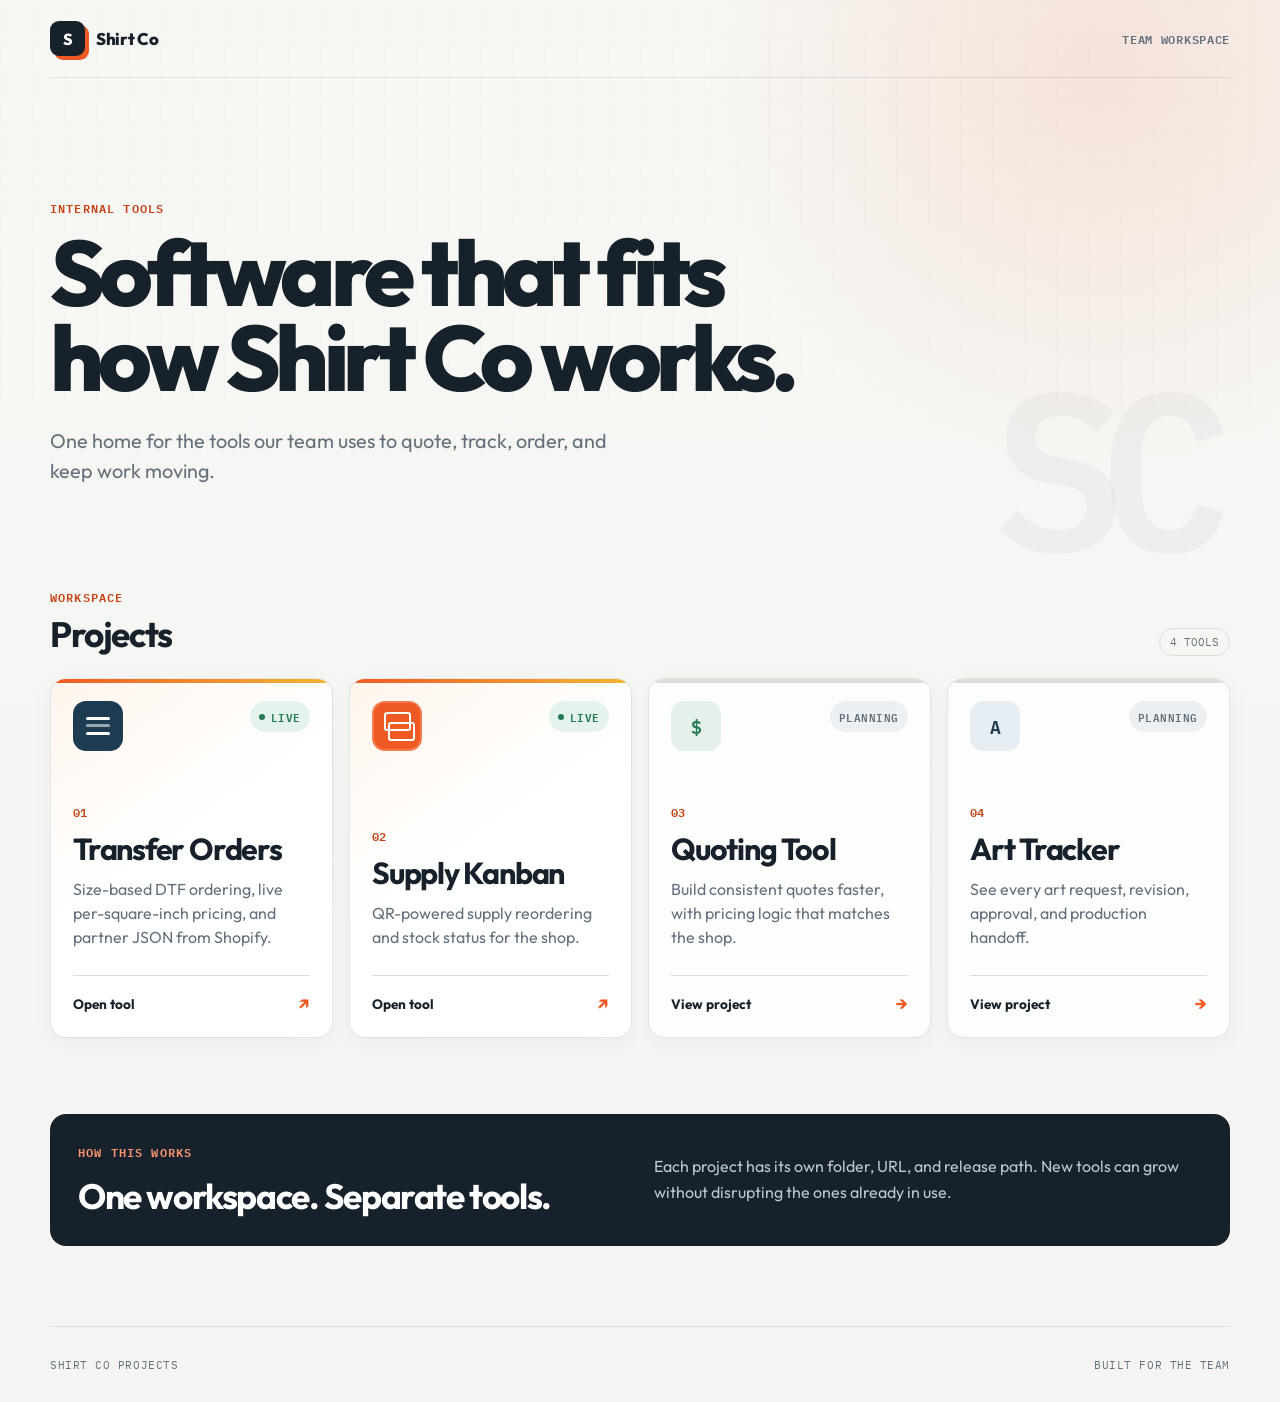
<file: index.html>
<!doctype html>
<html lang="en">
  <head>
    <meta charset="utf-8">
    <meta name="viewport" content="width=device-width, initial-scale=1">
    <meta name="description" content="Shirt Co's home for internal tools and operations software.">
    <title>Shirt Co Projects</title>
    <link rel="preconnect" href="https://fonts.googleapis.com">
    <link rel="preconnect" href="https://fonts.gstatic.com" crossorigin>
    <link href="https://fonts.googleapis.com/css2?family=IBM+Plex+Mono:wght@500;600&family=Outfit:wght@400;500;600;700;800&display=swap" rel="stylesheet">
    <link rel="stylesheet" href="hub.css">
  </head>
  <body>
    <header class="site-header">
      <a class="brand" href="./" aria-label="Shirt Co projects home">
        <span class="brand-mark">S</span>
        <span>Shirt Co</span>
      </a>
      <span class="workspace-label">Team workspace</span>
    </header>

    <main>
      <section class="hero">
        <p class="eyebrow">Internal tools</p>
        <h1>Software that fits<br>how Shirt Co works.</h1>
        <p class="hero-copy">One home for the tools our team uses to quote, track, order, and keep work moving.</p>
      </section>

      <section class="projects" aria-labelledby="projects-title">
        <div class="section-heading">
          <div>
            <p class="eyebrow">Workspace</p>
            <h2 id="projects-title">Projects</h2>
          </div>
          <span class="project-count">4 tools</span>
        </div>

        <div class="project-grid">
          <a class="project-card live" href="transfers/">
            <div class="card-top">
              <span class="project-icon transfer-icon" aria-hidden="true"></span>
              <span class="status live-status"><i></i> Live</span>
            </div>
            <div class="card-body">
              <p class="project-number">01</p>
              <h3>Transfer Orders</h3>
              <p>Size-based DTF ordering, live per-square-inch pricing, and partner JSON from Shopify.</p>
            </div>
            <span class="open-project">Open tool <b aria-hidden="true">↗</b></span>
          </a>

          <a class="project-card live" href="supplies/">
            <div class="card-top">
              <span class="project-icon supply-icon" aria-hidden="true"></span>
              <span class="status live-status"><i></i> Live</span>
            </div>
            <div class="card-body">
              <p class="project-number">02</p>
              <h3>Supply Kanban</h3>
              <p>QR-powered supply reordering and stock status for the shop.</p>
            </div>
            <span class="open-project">Open tool <b aria-hidden="true">↗</b></span>
          </a>

          <a class="project-card planned" href="quotes/">
            <div class="card-top">
              <span class="project-icon quote-icon" aria-hidden="true">$</span>
              <span class="status planned-status">Planning</span>
            </div>
            <div class="card-body">
              <p class="project-number">03</p>
              <h3>Quoting Tool</h3>
              <p>Build consistent quotes faster, with pricing logic that matches the shop.</p>
            </div>
            <span class="open-project">View project <b aria-hidden="true">→</b></span>
          </a>

          <a class="project-card planned" href="art/">
            <div class="card-top">
              <span class="project-icon art-icon" aria-hidden="true">A</span>
              <span class="status planned-status">Planning</span>
            </div>
            <div class="card-body">
              <p class="project-number">04</p>
              <h3>Art Tracker</h3>
              <p>See every art request, revision, approval, and production handoff.</p>
            </div>
            <span class="open-project">View project <b aria-hidden="true">→</b></span>
          </a>
        </div>
      </section>

      <section class="workspace-note">
        <div>
          <p class="eyebrow">How this works</p>
          <h2>One workspace. Separate tools.</h2>
        </div>
        <p>Each project has its own folder, URL, and release path. New tools can grow without disrupting the ones already in use.</p>
      </section>
    </main>

    <footer>
      <span>Shirt Co Projects</span>
      <span>Built for the team</span>
    </footer>
    <script>
      function forwardLegacyReorderLink() {
        if (location.hash.startsWith("#/reorder/")) {
          const destination = new URL("supplies/", location.href);
          destination.hash = location.hash;
          location.replace(destination);
        }
      }

      forwardLegacyReorderLink();
      window.addEventListener("hashchange", forwardLegacyReorderLink);
    </script>
  </body>
</html>
</file>
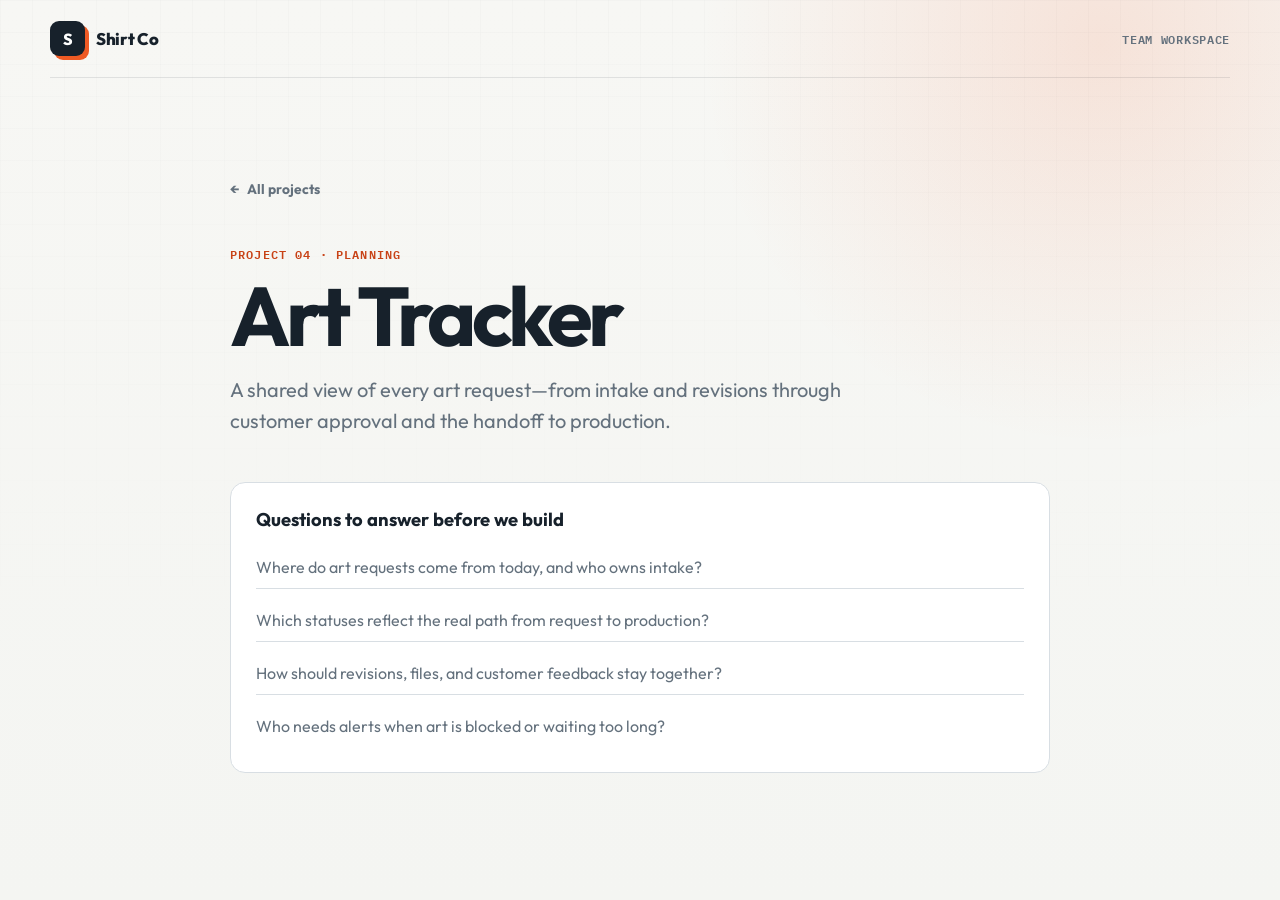
<file: art/index.html>
<!doctype html>
<html lang="en">
  <head>
    <meta charset="utf-8">
    <meta name="viewport" content="width=device-width, initial-scale=1">
    <meta name="description" content="Planning workspace for Shirt Co's art tracking dashboard.">
    <title>Art Tracker — Shirt Co Projects</title>
    <link rel="preconnect" href="https://fonts.googleapis.com">
    <link rel="preconnect" href="https://fonts.gstatic.com" crossorigin>
    <link href="https://fonts.googleapis.com/css2?family=IBM+Plex+Mono:wght@500;600&family=Outfit:wght@400;500;600;700;800&display=swap" rel="stylesheet">
    <link rel="stylesheet" href="../hub.css">
  </head>
  <body>
    <header class="site-header">
      <a class="brand" href="../" aria-label="Shirt Co projects home">
        <span class="brand-mark">S</span>
        <span>Shirt Co</span>
      </a>
      <span class="workspace-label">Team workspace</span>
    </header>

    <main class="project-page">
      <a class="back-link" href="../"><span aria-hidden="true">←</span> All projects</a>
      <p class="eyebrow">Project 04 · Planning</p>
      <h1>Art Tracker</h1>
      <p class="lede">A shared view of every art request—from intake and revisions through customer approval and the handoff to production.</p>

      <section class="planning-panel">
        <h2>Questions to answer before we build</h2>
        <ul>
          <li>Where do art requests come from today, and who owns intake?</li>
          <li>Which statuses reflect the real path from request to production?</li>
          <li>How should revisions, files, and customer feedback stay together?</li>
          <li>Who needs alerts when art is blocked or waiting too long?</li>
        </ul>
      </section>
    </main>
  </body>
</html>
</file>
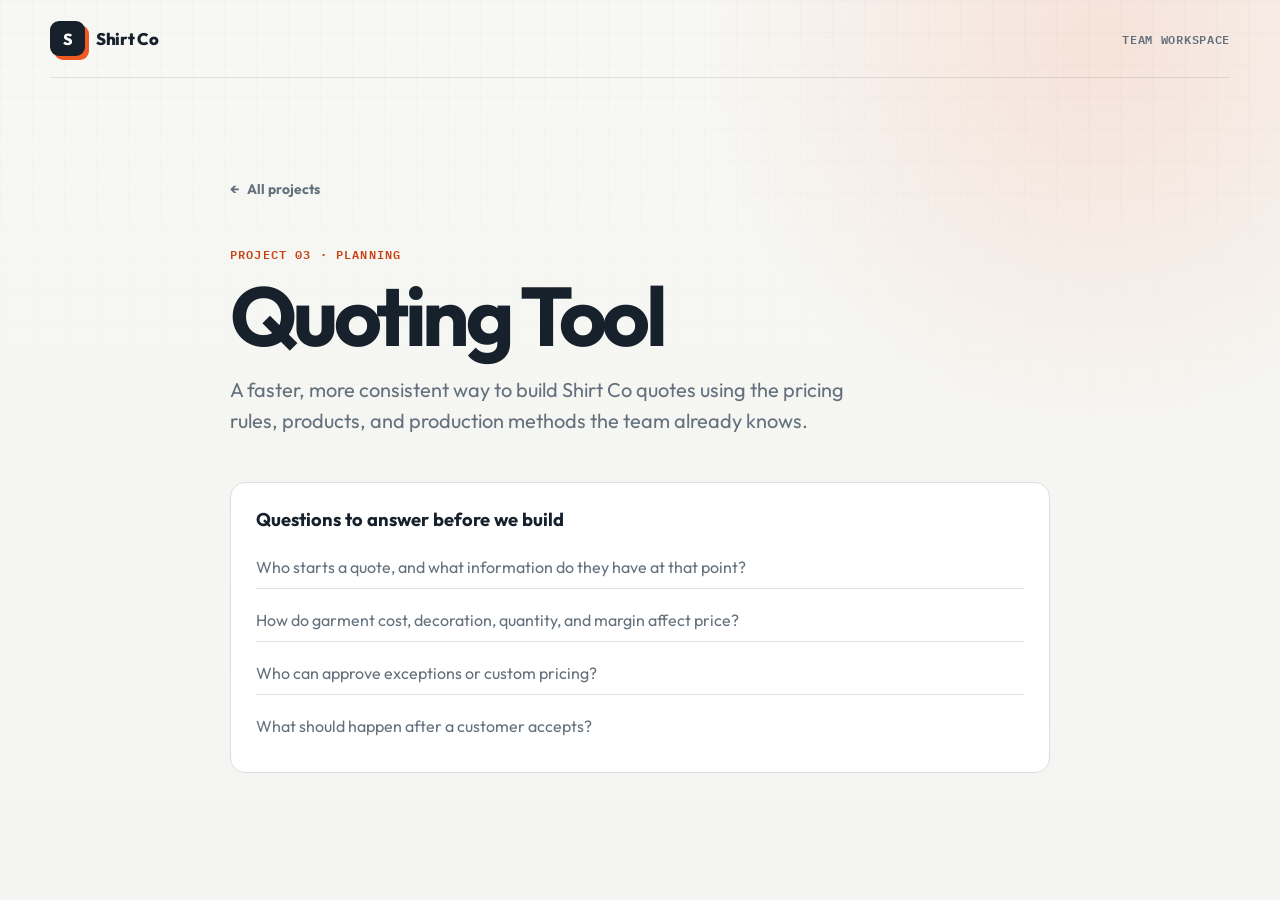
<file: quotes/index.html>
<!doctype html>
<html lang="en">
  <head>
    <meta charset="utf-8">
    <meta name="viewport" content="width=device-width, initial-scale=1">
    <meta name="description" content="Planning workspace for Shirt Co's quoting tool.">
    <title>Quoting Tool — Shirt Co Projects</title>
    <link rel="preconnect" href="https://fonts.googleapis.com">
    <link rel="preconnect" href="https://fonts.gstatic.com" crossorigin>
    <link href="https://fonts.googleapis.com/css2?family=IBM+Plex+Mono:wght@500;600&family=Outfit:wght@400;500;600;700;800&display=swap" rel="stylesheet">
    <link rel="stylesheet" href="../hub.css">
  </head>
  <body>
    <header class="site-header">
      <a class="brand" href="../" aria-label="Shirt Co projects home">
        <span class="brand-mark">S</span>
        <span>Shirt Co</span>
      </a>
      <span class="workspace-label">Team workspace</span>
    </header>

    <main class="project-page">
      <a class="back-link" href="../"><span aria-hidden="true">←</span> All projects</a>
      <p class="eyebrow">Project 03 · Planning</p>
      <h1>Quoting Tool</h1>
      <p class="lede">A faster, more consistent way to build Shirt Co quotes using the pricing rules, products, and production methods the team already knows.</p>

      <section class="planning-panel">
        <h2>Questions to answer before we build</h2>
        <ul>
          <li>Who starts a quote, and what information do they have at that point?</li>
          <li>How do garment cost, decoration, quantity, and margin affect price?</li>
          <li>Who can approve exceptions or custom pricing?</li>
          <li>What should happen after a customer accepts?</li>
        </ul>
      </section>
    </main>
  </body>
</html>
</file>
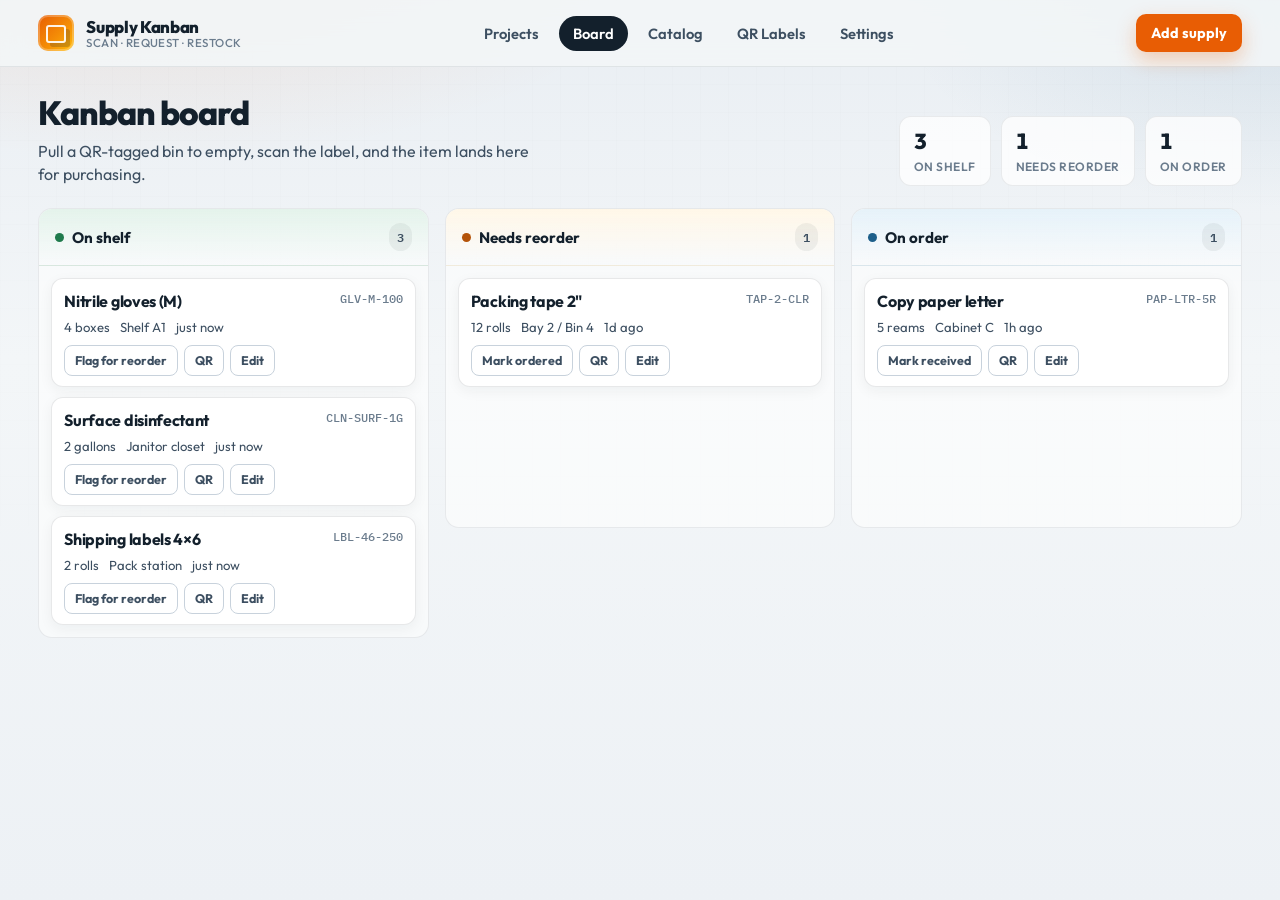
<file: supplies/index.html>
<!doctype html>
<html lang="en">
  <head>
    <meta charset="utf-8">
    <meta name="viewport" content="width=device-width, initial-scale=1">
    <title>Supply Kanban — Scan to reorder</title>
    <meta name="description" content="QR-code kanban for workplace supplies. Scan a bin label on your phone to request a reorder.">
    <link rel="preconnect" href="https://fonts.googleapis.com">
    <link rel="preconnect" href="https://fonts.gstatic.com" crossorigin>
    <link href="https://fonts.googleapis.com/css2?family=IBM+Plex+Mono:wght@400;500;600&family=Outfit:wght@400;500;600;700;800&display=swap" rel="stylesheet">
    <link rel="stylesheet" href="styles.css">
  </head>
  <body>
    <div class="app-shell" id="app">
      <header class="topbar" id="topbar">
        <a class="brand" href="#/board" aria-label="Supply Kanban home">
          <span class="brand-mark" aria-hidden="true"></span>
          <span class="brand-text">
            <strong>Supply Kanban</strong>
            <small>Scan · Request · Restock</small>
          </span>
        </a>
        <nav class="main-nav" aria-label="Primary">
          <a href="../" class="projects-link">Projects</a>
          <a href="#/board" data-route="board">Board</a>
          <a href="#/catalog" data-route="catalog">Catalog</a>
          <a href="#/labels" data-route="labels">QR Labels</a>
          <a href="#/settings" data-route="settings">Settings</a>
        </nav>
        <button type="button" class="button primary compact" id="addSupplyBtn">Add supply</button>
      </header>

      <main id="main"></main>
    </div>

    <dialog class="modal" id="supplyModal" aria-labelledby="modalTitle">
      <form method="dialog" id="supplyForm" class="modal-card">
        <header>
          <h2 id="modalTitle">Add supply</h2>
          <button type="submit" value="cancel" class="icon-btn" aria-label="Close">×</button>
        </header>
        <div class="modal-body">
          <input type="hidden" name="id" id="fieldId">
          <label>
            <span>Name</span>
            <input name="name" id="fieldName" required placeholder="e.g. Nitrile gloves M" autocomplete="off">
          </label>
          <div class="field-row">
            <label>
              <span>SKU / code</span>
              <input name="sku" id="fieldSku" required placeholder="GLV-M-100" autocomplete="off">
            </label>
            <label>
              <span>Location</span>
              <input name="location" id="fieldLocation" placeholder="Shelf B2 / Bay 3" autocomplete="off">
            </label>
          </div>
          <div class="field-row">
            <label>
              <span>Reorder qty</span>
              <input name="reorderQty" id="fieldReorderQty" type="number" min="1" value="1" required>
            </label>
            <label>
              <span>Unit</span>
              <input name="unit" id="fieldUnit" placeholder="box, case, roll" value="box">
            </label>
          </div>
          <label>
            <span>Vendor / source</span>
            <input name="vendor" id="fieldVendor" placeholder="Amazon Business, Grainger…" autocomplete="off">
          </label>
          <label>
            <span>Notes</span>
            <textarea name="notes" id="fieldNotes" rows="2" placeholder="Preferred brand, link, account #…"></textarea>
          </label>
        </div>
        <footer class="modal-actions">
          <button type="submit" value="cancel" class="button ghost">Cancel</button>
          <button type="submit" value="save" class="button primary" id="saveSupplyBtn">Save supply</button>
        </footer>
      </form>
    </dialog>

    <div class="toast" id="toast" role="status" aria-live="polite" hidden></div>

    <script src="vendor/qrcode.min.js"></script>
    <script src="script.js"></script>
  </body>
</html>
</file>
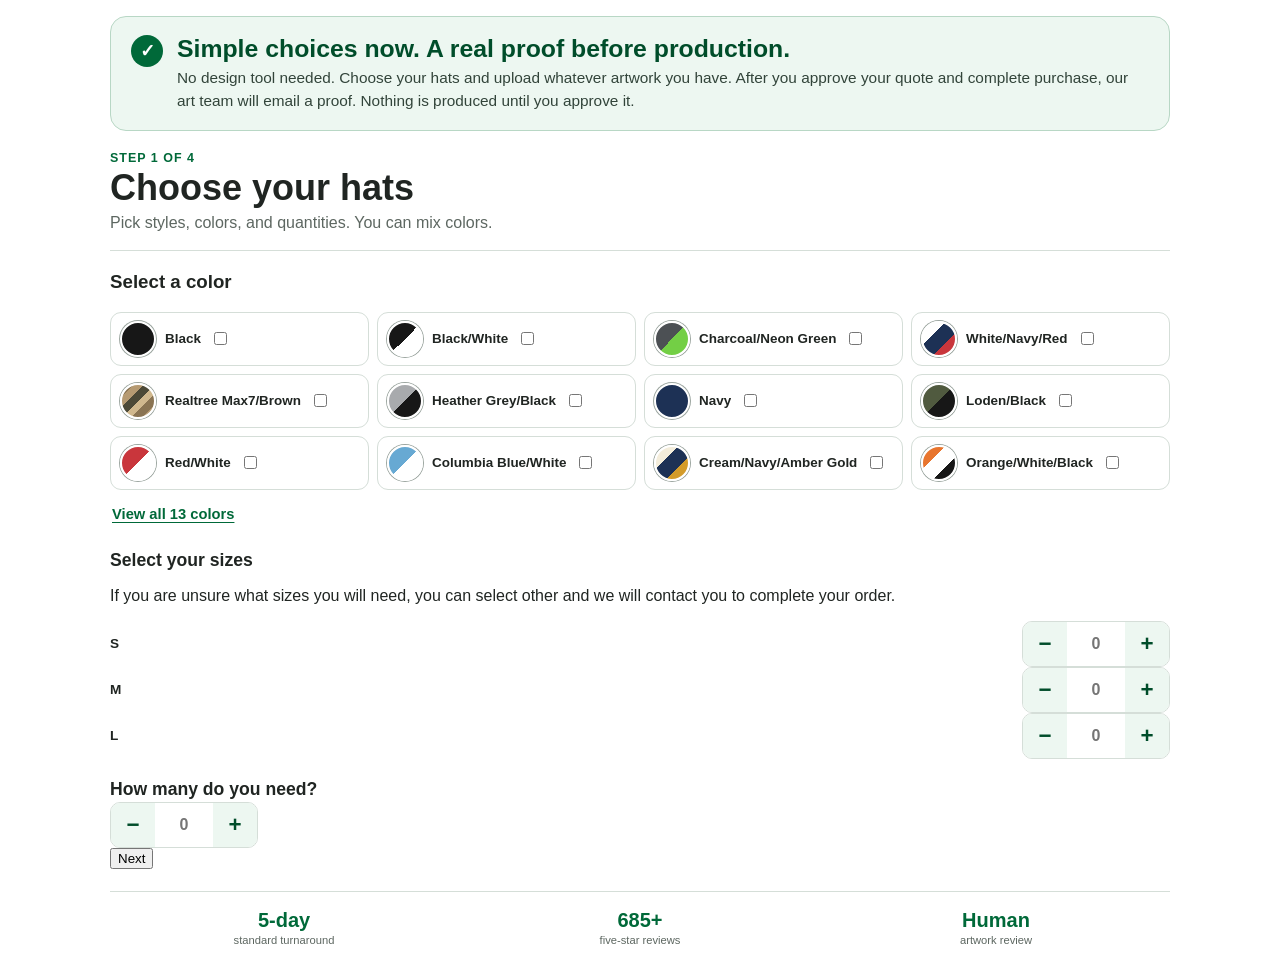
<file: wordpress/hatco-quote-ux/tests/fixture.html>
<!doctype html>
<html lang="en">
  <head>
    <meta charset="utf-8">
    <meta name="viewport" content="width=device-width, initial-scale=1">
    <title>Hat.co Quote UX Fixture</title>
    <link rel="stylesheet" href="../assets/quote-ux.css">
    <style>
      body { font-family: Arial, sans-serif; margin: 0; padding: 16px; }
      .gform_page { display: block; }
      .wdac-form-products__quality-colors-wrapper { margin-top: 20px; }
      .wdac-form-products__quality-sizes-wrapper { margin-top: 20px; }
      .wdac-form-tooltiptext { visibility: hidden; position: absolute; }
    </style>
  </head>
  <body class="hatco-quote-ux">
    <main id="gform_wrapper_2" class="wdac-robust-form_wrapper">
      <form id="gform_2">
        <section id="gform_page_2_1" class="gform_page">
          <div class="wdac-form-products__quality-colors-wrapper">
            <h3>Select a color</h3>
            <div class="wdac-form-products__quality-colors">
              <div class="wdac-form-products__color js-wdac-checkbox-wrapper js-wdac-form-color">
                <span class="wdac-form-tooltiptext">Black</span>
                <input class="js-wdac-checkbox" type="checkbox" name="black">
              </div>
              <div class="wdac-form-products__color js-wdac-checkbox-wrapper js-wdac-form-color">
                <span class="wdac-form-tooltiptext">Black/White</span>
                <input class="js-wdac-checkbox" type="checkbox" name="black-white">
              </div>
              <div class="wdac-form-products__color js-wdac-checkbox-wrapper js-wdac-form-color">
                <span class="wdac-form-tooltiptext">Charcoal/Neon Green</span>
                <input class="js-wdac-checkbox" type="checkbox" name="charcoal-neon-green">
              </div>
              <div class="wdac-form-products__color js-wdac-checkbox-wrapper js-wdac-form-color">
                <span class="wdac-form-tooltiptext">White/Navy/Red</span>
                <input class="js-wdac-checkbox" type="checkbox" name="white-navy-red">
              </div>
              <div class="wdac-form-products__color js-wdac-checkbox-wrapper js-wdac-form-color">
                <span class="wdac-form-tooltiptext">Realtree Max7/Brown</span>
                <input class="js-wdac-checkbox" type="checkbox" name="realtree-max7-brown">
              </div>
              <div class="wdac-form-products__color js-wdac-checkbox-wrapper js-wdac-form-color">
                <span class="wdac-form-tooltiptext">Heather Grey/Black</span>
                <input class="js-wdac-checkbox" type="checkbox" name="heather-grey-black">
              </div>
              <div class="wdac-form-products__color js-wdac-checkbox-wrapper js-wdac-form-color">
                <span class="wdac-form-tooltiptext">Navy</span>
                <input class="js-wdac-checkbox" type="checkbox" name="navy">
              </div>
              <div class="wdac-form-products__color js-wdac-checkbox-wrapper js-wdac-form-color">
                <span class="wdac-form-tooltiptext">Loden/Black</span>
                <input class="js-wdac-checkbox" type="checkbox" name="loden-black">
              </div>
              <div class="wdac-form-products__color js-wdac-checkbox-wrapper js-wdac-form-color">
                <span class="wdac-form-tooltiptext">Red/White</span>
                <input class="js-wdac-checkbox" type="checkbox" name="red-white">
              </div>
              <div class="wdac-form-products__color js-wdac-checkbox-wrapper js-wdac-form-color">
                <span class="wdac-form-tooltiptext">Columbia Blue/White</span>
                <input class="js-wdac-checkbox" type="checkbox" name="columbia-blue-white">
              </div>
              <div class="wdac-form-products__color js-wdac-checkbox-wrapper js-wdac-form-color">
                <span class="wdac-form-tooltiptext">Cream/Navy/Amber Gold</span>
                <input class="js-wdac-checkbox" type="checkbox" name="cream-navy-gold">
              </div>
              <div class="wdac-form-products__color js-wdac-checkbox-wrapper js-wdac-form-color">
                <span class="wdac-form-tooltiptext">Orange/White/Black</span>
                <input class="js-wdac-checkbox" type="checkbox" name="orange-white-black">
              </div>
              <div class="wdac-form-products__color js-wdac-checkbox-wrapper js-wdac-form-color">
                <span class="wdac-form-tooltiptext">Royal/White</span>
                <input class="js-wdac-checkbox" type="checkbox" name="royal-white">
              </div>
            </div>
          </div>
          <div class="wdac-form-products__sizes">
            <div class="wdac-form-products__quality-sizes-wrapper active" data-quality-id="beanies|good">
              <h4 class="wdac-form-products__subtitle">Select your sizes</h4>
              <p class="wdac-text-semismall">If you are unsure what sizes you will need, you can select other and we will contact you to complete your order.</p>
              <div class="wdac-form-products__quality-sizes">
                <div class="wdac-form-products__size js-wdac-form-products-item-add-wrapper js-wdac-form-size">
                  <label for="beanies-good-s" class="wdac-form-products__size-label">S</label>
                  <input id="beanies-good-s" name="beanies|good|S" type="number" min="0" class="wdac-form-products__size-input js-wdac-form-products-item-add" placeholder="0">
                </div>
                <div class="wdac-form-products__size js-wdac-form-products-item-add-wrapper js-wdac-form-size">
                  <label for="beanies-good-m" class="wdac-form-products__size-label">M</label>
                  <input id="beanies-good-m" name="beanies|good|M" type="number" min="0" class="wdac-form-products__size-input js-wdac-form-products-item-add" placeholder="0">
                </div>
                <div class="wdac-form-products__size js-wdac-form-products-item-add-wrapper js-wdac-form-size">
                  <label for="beanies-good-l" class="wdac-form-products__size-label">L</label>
                  <input id="beanies-good-l" name="beanies|good|L" type="number" min="0" class="wdac-form-products__size-input js-wdac-form-products-item-add" placeholder="0">
                </div>
              </div>
            </div>
          </div>
          <div class="wdac-form-products__sizes">
            <div class="wdac-form-products__quality-sizes-wrapper active" data-quality-id="trucker-hats|good">
              <h4 class="wdac-form-products__subtitle">Select your sizes</h4>
              <p class="wdac-text-semismall">If you are unsure what sizes you will need, you can select other and we will contact you to complete your order.</p>
              <div class="wdac-form-products__quality-sizes">
                <div class="wdac-form-products__size js-wdac-form-products-item-add-wrapper js-wdac-form-size">
                  <label for="trucker-good-adj" class="wdac-form-products__size-label">ADJUSTABLE (snapback)</label>
                  <input id="trucker-good-adj" name="trucker-hats|good|ADJUSTABLE (snapback)" type="number" min="0" class="wdac-form-products__size-input js-wdac-form-products-item-add" placeholder="0">
                </div>
              </div>
            </div>
          </div>
          <footer class="gform_page_footer">
            <input type="button" value="Next">
          </footer>
        </section>
      </form>
    </main>
    <script src="../assets/color-utils.js"></script>
    <script src="../assets/size-catalog.js"></script>
    <script src="../assets/quote-ux.js"></script>
  </body>
</html>
</file>
<file: hub.css>
:root {
  color-scheme: light;
  --ink: #17212b;
  --muted: #64717d;
  --line: #d8dee3;
  --paper: #f4f5f2;
  --surface: #ffffff;
  --orange: #ef5a24;
  --orange-dark: #c84216;
  --green: #247a52;
  --navy: #1d3c52;
  --yellow: #f1b532;
  --shadow: 0 20px 54px rgba(23, 33, 43, 0.12);
  --font: "Outfit", ui-sans-serif, system-ui, sans-serif;
  --mono: "IBM Plex Mono", ui-monospace, monospace;
}

* {
  box-sizing: border-box;
}

html {
  scroll-behavior: smooth;
}

body {
  margin: 0;
  min-height: 100vh;
  color: var(--ink);
  background:
    radial-gradient(circle at 86% 5%, rgba(239, 90, 36, 0.13), transparent 25rem),
    linear-gradient(180deg, #f7f7f4 0%, var(--paper) 100%);
  font-family: var(--font);
}

body::before {
  content: "";
  position: fixed;
  inset: 0;
  z-index: -1;
  pointer-events: none;
  opacity: 0.5;
  background-image:
    linear-gradient(rgba(23, 33, 43, 0.03) 1px, transparent 1px),
    linear-gradient(90deg, rgba(23, 33, 43, 0.03) 1px, transparent 1px);
  background-size: 32px 32px;
  mask-image: linear-gradient(to bottom, #000, transparent 80%);
}

a {
  color: inherit;
  text-decoration: none;
}

.site-header {
  width: min(1180px, calc(100% - 40px));
  margin: 0 auto;
  min-height: 78px;
  display: flex;
  align-items: center;
  justify-content: space-between;
  border-bottom: 1px solid rgba(23, 33, 43, 0.1);
}

.brand {
  display: inline-flex;
  align-items: center;
  gap: 11px;
  font-size: 1.05rem;
  font-weight: 800;
  letter-spacing: -0.02em;
}

.brand-mark {
  width: 35px;
  height: 35px;
  display: grid;
  place-items: center;
  border-radius: 9px;
  background: var(--ink);
  color: #fff;
  font-size: 1rem;
  box-shadow: 4px 4px 0 var(--orange);
}

.workspace-label {
  color: var(--muted);
  font-family: var(--mono);
  font-size: 0.72rem;
  font-weight: 600;
  letter-spacing: 0.06em;
  text-transform: uppercase;
}

main {
  width: min(1180px, calc(100% - 40px));
  margin: 0 auto;
}

.hero {
  padding: clamp(64px, 10vw, 120px) 0 clamp(66px, 8vw, 100px);
  position: relative;
}

.hero::after {
  content: "SC";
  position: absolute;
  right: 2%;
  bottom: 8%;
  color: rgba(23, 33, 43, 0.035);
  font-family: var(--mono);
  font-size: clamp(7rem, 18vw, 14rem);
  font-weight: 600;
  line-height: 0.75;
  letter-spacing: -0.12em;
  pointer-events: none;
}

.eyebrow {
  margin: 0 0 12px;
  color: var(--orange-dark);
  font-family: var(--mono);
  font-size: 0.72rem;
  font-weight: 600;
  letter-spacing: 0.1em;
  text-transform: uppercase;
}

.hero h1 {
  position: relative;
  z-index: 1;
  max-width: 880px;
  margin: 0;
  font-size: clamp(3rem, 7.2vw, 6.1rem);
  font-weight: 800;
  letter-spacing: -0.06em;
  line-height: 0.92;
}

.hero-copy {
  position: relative;
  z-index: 1;
  max-width: 600px;
  margin: 26px 0 0;
  color: var(--muted);
  font-size: clamp(1rem, 2vw, 1.24rem);
  line-height: 1.55;
}

.projects {
  padding: 0 0 76px;
}

.section-heading {
  display: flex;
  align-items: flex-end;
  justify-content: space-between;
  gap: 20px;
  margin-bottom: 22px;
}

.section-heading .eyebrow {
  margin-bottom: 5px;
}

.section-heading h2,
.workspace-note h2 {
  margin: 0;
  font-size: clamp(1.65rem, 3vw, 2.2rem);
  letter-spacing: -0.04em;
}

.project-count {
  padding: 6px 10px;
  border: 1px solid var(--line);
  border-radius: 999px;
  color: var(--muted);
  font-family: var(--mono);
  font-size: 0.7rem;
  text-transform: uppercase;
}

.project-grid {
  display: grid;
  grid-template-columns: repeat(auto-fit, minmax(250px, 1fr));
  gap: 16px;
}

.project-card {
  min-height: 360px;
  padding: 22px;
  display: flex;
  flex-direction: column;
  border: 1px solid rgba(23, 33, 43, 0.11);
  border-radius: 16px;
  background: rgba(255, 255, 255, 0.78);
  box-shadow: 0 6px 22px rgba(23, 33, 43, 0.04);
  overflow: hidden;
  position: relative;
  transition: transform 180ms ease, box-shadow 180ms ease, border-color 180ms ease;
}

.project-card::before {
  content: "";
  position: absolute;
  inset: 0 0 auto;
  height: 4px;
  background: var(--line);
}

.project-card.live::before {
  background: linear-gradient(90deg, var(--orange), var(--yellow));
}

.project-card:hover {
  transform: translateY(-5px);
  border-color: rgba(23, 33, 43, 0.22);
  box-shadow: var(--shadow);
}

.project-card.live {
  background:
    linear-gradient(145deg, rgba(255, 244, 235, 0.9), transparent 46%),
    var(--surface);
}

.card-top {
  display: flex;
  align-items: flex-start;
  justify-content: space-between;
  gap: 16px;
}

.project-icon {
  width: 50px;
  height: 50px;
  display: grid;
  place-items: center;
  border-radius: 13px;
  background: #edf0f2;
  color: var(--navy);
  font-family: var(--mono);
  font-size: 1.1rem;
  font-weight: 600;
}

.supply-icon {
  background: var(--orange);
  box-shadow: inset 0 0 0 2px rgba(255, 255, 255, 0.2);
  position: relative;
}

.supply-icon::before,
.supply-icon::after {
  content: "";
  position: absolute;
  border: 2px solid #fff;
  border-radius: 3px;
}

.supply-icon::before {
  width: 23px;
  height: 15px;
  top: 11px;
}

.supply-icon::after {
  width: 23px;
  height: 15px;
  bottom: 10px;
  left: 16px;
}

.transfer-icon {
  background: var(--navy);
  position: relative;
}

.transfer-icon::before,
.transfer-icon::after {
  content: "";
  position: absolute;
  left: 13px;
  right: 13px;
  height: 3px;
  border-radius: 2px;
  background: #fff;
}

.transfer-icon::before { top: 16px; }
.transfer-icon::after { bottom: 16px; box-shadow: 0 -8px 0 rgba(255, 255, 255, 0.55); }

.quote-icon {
  background: #e6f0eb;
  color: var(--green);
}

.art-icon {
  background: #e7eef3;
  color: var(--navy);
}

.status {
  padding: 6px 9px;
  border-radius: 999px;
  font-family: var(--mono);
  font-size: 0.66rem;
  font-weight: 600;
  letter-spacing: 0.05em;
  text-transform: uppercase;
}

.live-status {
  display: inline-flex;
  align-items: center;
  gap: 6px;
  background: #e4f3eb;
  color: var(--green);
}

.live-status i {
  width: 6px;
  height: 6px;
  border-radius: 50%;
  background: currentColor;
}

.planned-status {
  background: #edf0f2;
  color: var(--muted);
}

.card-body {
  margin-top: auto;
}

.project-number {
  margin: 0 0 8px;
  color: var(--orange-dark);
  font-family: var(--mono);
  font-size: 0.72rem;
  font-weight: 600;
}

.project-card h3 {
  margin: 0 0 9px;
  font-size: clamp(1.45rem, 3vw, 1.9rem);
  letter-spacing: -0.04em;
}

.project-card p:not(.project-number) {
  margin: 0;
  color: var(--muted);
  line-height: 1.5;
}

.open-project {
  margin-top: 26px;
  padding-top: 16px;
  display: flex;
  align-items: center;
  justify-content: space-between;
  border-top: 1px solid var(--line);
  font-size: 0.85rem;
  font-weight: 700;
}

.open-project b {
  color: var(--orange);
  font-size: 1.1rem;
}

.workspace-note {
  margin-bottom: 80px;
  padding: 28px;
  display: grid;
  grid-template-columns: 1fr 1fr;
  gap: 28px;
  align-items: center;
  border-radius: 16px;
  background: var(--ink);
  color: #fff;
}

.workspace-note .eyebrow {
  color: #ff966f;
}

.workspace-note > p {
  margin: 0;
  color: #bdc7cf;
  line-height: 1.6;
}

footer {
  width: min(1180px, calc(100% - 40px));
  min-height: 76px;
  margin: 0 auto;
  display: flex;
  align-items: center;
  justify-content: space-between;
  border-top: 1px solid rgba(23, 33, 43, 0.1);
  color: var(--muted);
  font-family: var(--mono);
  font-size: 0.68rem;
  letter-spacing: 0.05em;
  text-transform: uppercase;
}

.project-page {
  width: min(820px, calc(100% - 40px));
  margin: 0 auto;
  padding: clamp(56px, 9vw, 100px) 0 80px;
}

.back-link {
  display: inline-flex;
  align-items: center;
  gap: 8px;
  margin-bottom: 46px;
  color: var(--muted);
  font-size: 0.86rem;
  font-weight: 700;
}

.back-link:hover {
  color: var(--ink);
}

.project-page h1 {
  margin: 0 0 18px;
  font-size: clamp(2.7rem, 7vw, 5.2rem);
  letter-spacing: -0.055em;
  line-height: 0.96;
}

.project-page .lede {
  max-width: 620px;
  margin: 0;
  color: var(--muted);
  font-size: clamp(1.05rem, 2.2vw, 1.25rem);
  line-height: 1.55;
}

.planning-panel {
  margin-top: 46px;
  padding: 25px;
  border: 1px solid var(--line);
  border-radius: 15px;
  background: var(--surface);
}

.planning-panel h2 {
  margin: 0 0 15px;
  font-size: 1.15rem;
}

.planning-panel ul {
  margin: 0;
  padding: 0;
  display: grid;
  gap: 10px;
  list-style: none;
}

.planning-panel li {
  padding: 11px 0;
  border-bottom: 1px solid var(--line);
  color: var(--muted);
}

.planning-panel li:last-child {
  border-bottom: 0;
}

@media (max-width: 800px) {
  .project-card {
    min-height: 310px;
  }

  .workspace-note {
    grid-template-columns: 1fr;
  }
}

@media (max-width: 520px) {
  .site-header,
  main,
  footer {
    width: min(100% - 28px, 1180px);
  }

  .hero {
    padding-top: 56px;
  }

  .hero::after {
    display: none;
  }

  .workspace-label {
    display: none;
  }

  footer {
    align-items: flex-start;
    flex-direction: column;
    justify-content: center;
    gap: 5px;
  }
}

@media (prefers-reduced-motion: reduce) {
  *,
  *::before,
  *::after {
    scroll-behavior: auto !important;
    transition: none !important;
  }
}
</file>
<file: supplies/styles.css>
:root {
  color-scheme: light;
  --ink: #13202c;
  --ink-soft: #3d4f61;
  --muted: #6b7c8d;
  --line: #c8d2dc;
  --paper: #f3f6f8;
  --surface: #ffffff;
  --shelf: #e8eef3;
  --signal: #e85d04;
  --signal-dark: #c44d03;
  --signal-soft: #fff0e6;
  --ok: #1f7a4c;
  --ok-soft: #e4f3eb;
  --warn: #b45309;
  --warn-soft: #fff7e8;
  --ordered: #1d5f8a;
  --ordered-soft: #e6f2f9;
  --shadow: 0 18px 40px rgba(19, 32, 44, 0.12);
  --radius: 14px;
  --font: "Outfit", ui-sans-serif, system-ui, sans-serif;
  --mono: "IBM Plex Mono", ui-monospace, monospace;
}

* {
  box-sizing: border-box;
}

html {
  scroll-behavior: smooth;
}

body {
  margin: 0;
  min-height: 100vh;
  font-family: var(--font);
  color: var(--ink);
  background:
    radial-gradient(ellipse 900px 420px at 12% -10%, rgba(232, 93, 4, 0.12), transparent 60%),
    radial-gradient(ellipse 700px 380px at 100% 0%, rgba(29, 95, 138, 0.1), transparent 55%),
    linear-gradient(180deg, #e9eef3 0%, var(--paper) 40%, #edf1f5 100%);
  background-attachment: fixed;
}

body::before {
  content: "";
  position: fixed;
  inset: 0;
  pointer-events: none;
  opacity: 0.35;
  background-image:
    linear-gradient(rgba(19, 32, 44, 0.03) 1px, transparent 1px),
    linear-gradient(90deg, rgba(19, 32, 44, 0.03) 1px, transparent 1px);
  background-size: 28px 28px;
  mask-image: linear-gradient(180deg, #000 0%, transparent 85%);
  z-index: 0;
}

a {
  color: inherit;
  text-decoration: none;
}

button,
input,
select,
textarea {
  font: inherit;
}

.app-shell {
  position: relative;
  z-index: 1;
  min-height: 100vh;
  display: flex;
  flex-direction: column;
}

.topbar {
  display: flex;
  align-items: center;
  gap: 20px;
  justify-content: space-between;
  padding: 14px clamp(16px, 3vw, 40px);
  position: sticky;
  top: 0;
  z-index: 30;
  background: rgba(243, 246, 248, 0.88);
  border-bottom: 1px solid rgba(19, 32, 44, 0.08);
  backdrop-filter: blur(14px);
}

.brand {
  display: inline-flex;
  align-items: center;
  gap: 12px;
  min-width: 0;
}

.brand-mark {
  width: 36px;
  height: 36px;
  border-radius: 10px;
  background:
    linear-gradient(135deg, var(--signal) 0%, #f48c06 55%, #ffba08 100%);
  box-shadow: inset 0 0 0 2px rgba(255, 255, 255, 0.25);
  position: relative;
  flex-shrink: 0;
}

.brand-mark::after {
  content: "";
  position: absolute;
  inset: 10px 8px 8px;
  border: 2px solid rgba(255, 255, 255, 0.9);
  border-radius: 3px;
  box-shadow: 4px 4px 0 rgba(19, 32, 44, 0.2);
}

.brand-text {
  display: flex;
  flex-direction: column;
  line-height: 1.15;
}

.brand-text strong {
  font-size: 1.05rem;
  font-weight: 800;
  letter-spacing: -0.02em;
}

.brand-text small {
  color: var(--muted);
  font-size: 0.72rem;
  font-weight: 500;
  letter-spacing: 0.04em;
  text-transform: uppercase;
}

.main-nav {
  display: flex;
  gap: 6px;
  flex-wrap: wrap;
}

.main-nav a {
  padding: 8px 14px;
  border-radius: 999px;
  color: var(--ink-soft);
  font-weight: 600;
  font-size: 0.92rem;
  transition: background 160ms ease, color 160ms ease, transform 160ms ease;
}

.main-nav a:hover {
  background: rgba(19, 32, 44, 0.06);
  color: var(--ink);
}

.main-nav a.active {
  background: var(--ink);
  color: #fff;
}

#main {
  flex: 1;
  padding: 24px clamp(16px, 3vw, 40px) 48px;
  width: min(1280px, 100%);
  margin: 0 auto;
}

.button {
  appearance: none;
  border: 1px solid transparent;
  border-radius: 10px;
  padding: 11px 16px;
  font-weight: 700;
  cursor: pointer;
  display: inline-flex;
  align-items: center;
  justify-content: center;
  gap: 8px;
  transition: transform 140ms ease, background 140ms ease, border-color 140ms ease, box-shadow 140ms ease;
}

.button:hover {
  transform: translateY(-1px);
}

.button:active {
  transform: translateY(0);
}

.button.primary {
  background: var(--signal);
  color: #fff;
  box-shadow: 0 8px 20px rgba(232, 93, 4, 0.28);
}

.button.primary:hover {
  background: var(--signal-dark);
}

.button.secondary {
  background: var(--ink);
  color: #fff;
}

.button.ghost {
  background: transparent;
  border-color: var(--line);
  color: var(--ink-soft);
}

.button.ghost:hover {
  border-color: var(--ink);
  color: var(--ink);
}

.button.ok {
  background: var(--ok);
  color: #fff;
}

.button.compact {
  padding: 9px 14px;
  font-size: 0.9rem;
}

.button:disabled {
  opacity: 0.5;
  cursor: not-allowed;
  transform: none;
}

.page-header {
  display: flex;
  flex-wrap: wrap;
  align-items: end;
  justify-content: space-between;
  gap: 16px;
  margin-bottom: 22px;
}

.page-header h1 {
  margin: 0 0 6px;
  font-size: clamp(1.6rem, 3vw, 2.1rem);
  letter-spacing: -0.03em;
  font-weight: 800;
}

.page-header p {
  margin: 0;
  color: var(--ink-soft);
  max-width: 46ch;
  line-height: 1.45;
}

.stats {
  display: flex;
  gap: 10px;
  flex-wrap: wrap;
}

.stat {
  background: rgba(255, 255, 255, 0.75);
  border: 1px solid rgba(19, 32, 44, 0.08);
  border-radius: 12px;
  padding: 10px 14px;
  min-width: 88px;
}

.stat strong {
  display: block;
  font-size: 1.35rem;
  font-weight: 800;
  letter-spacing: -0.03em;
  font-variant-numeric: tabular-nums;
}

.stat span {
  color: var(--muted);
  font-size: 0.75rem;
  font-weight: 600;
  text-transform: uppercase;
  letter-spacing: 0.04em;
}

.board {
  display: grid;
  grid-template-columns: repeat(3, minmax(0, 1fr));
  gap: 16px;
  align-items: start;
}

.column {
  background: rgba(255, 255, 255, 0.55);
  border: 1px solid rgba(19, 32, 44, 0.08);
  border-radius: var(--radius);
  min-height: 320px;
  display: flex;
  flex-direction: column;
  overflow: hidden;
  transition: box-shadow 180ms ease, border-color 180ms ease, transform 180ms ease;
}

.column.drag-over {
  border-color: var(--signal);
  box-shadow: 0 0 0 3px rgba(232, 93, 4, 0.15);
  transform: translateY(-2px);
}

.column-head {
  padding: 14px 16px;
  display: flex;
  align-items: center;
  justify-content: space-between;
  gap: 10px;
  border-bottom: 1px solid rgba(19, 32, 44, 0.06);
}

.column-head h2 {
  margin: 0;
  font-size: 0.95rem;
  font-weight: 700;
  display: flex;
  align-items: center;
  gap: 8px;
}

.column[data-status="shelf"] .column-head {
  background: linear-gradient(180deg, var(--ok-soft), transparent);
}

.column[data-status="reorder"] .column-head {
  background: linear-gradient(180deg, var(--warn-soft), transparent);
}

.column[data-status="ordered"] .column-head {
  background: linear-gradient(180deg, var(--ordered-soft), transparent);
}

.dot {
  width: 9px;
  height: 9px;
  border-radius: 50%;
  display: inline-block;
}

.column[data-status="shelf"] .dot { background: var(--ok); }
.column[data-status="reorder"] .dot { background: var(--warn); }
.column[data-status="ordered"] .dot { background: var(--ordered); }

.count-pill {
  font-family: var(--mono);
  font-size: 0.75rem;
  font-weight: 600;
  background: rgba(19, 32, 44, 0.06);
  padding: 4px 8px;
  border-radius: 999px;
  color: var(--ink-soft);
}

.column-body {
  padding: 12px;
  display: flex;
  flex-direction: column;
  gap: 10px;
  flex: 1;
  min-height: 200px;
}

.card {
  background: var(--surface);
  border: 1px solid rgba(19, 32, 44, 0.1);
  border-radius: 12px;
  padding: 12px 12px 10px;
  cursor: grab;
  box-shadow: 0 4px 14px rgba(19, 32, 44, 0.05);
  transition: transform 160ms ease, box-shadow 160ms ease, border-color 160ms ease;
  animation: card-in 280ms ease both;
}

.card:hover {
  transform: translateY(-2px);
  box-shadow: var(--shadow);
  border-color: rgba(19, 32, 44, 0.18);
}

.card:active,
.card.dragging {
  cursor: grabbing;
  opacity: 0.85;
}

.card-top {
  display: flex;
  justify-content: space-between;
  gap: 8px;
  align-items: start;
  margin-bottom: 6px;
}

.card h3 {
  margin: 0;
  font-size: 1rem;
  font-weight: 700;
  letter-spacing: -0.02em;
  line-height: 1.25;
}

.sku {
  font-family: var(--mono);
  font-size: 0.72rem;
  color: var(--muted);
  font-weight: 500;
}

.meta {
  display: flex;
  flex-wrap: wrap;
  gap: 6px 10px;
  margin: 8px 0 10px;
  color: var(--ink-soft);
  font-size: 0.82rem;
}

.meta span {
  display: inline-flex;
  align-items: center;
  gap: 4px;
}

.card-actions {
  display: flex;
  flex-wrap: wrap;
  gap: 6px;
}

.card-actions .button {
  padding: 7px 10px;
  font-size: 0.78rem;
  border-radius: 8px;
}

.empty-col {
  margin: auto;
  text-align: center;
  color: var(--muted);
  font-size: 0.88rem;
  padding: 24px 12px;
  border: 1px dashed rgba(19, 32, 44, 0.15);
  border-radius: 10px;
  width: 100%;
}

.toolbar {
  display: flex;
  flex-wrap: wrap;
  gap: 10px;
  margin-bottom: 16px;
  align-items: center;
}

.search {
  flex: 1;
  min-width: 200px;
  position: relative;
}

.search input {
  width: 100%;
  padding: 11px 14px 11px 38px;
  border: 1px solid var(--line);
  border-radius: 10px;
  background: var(--surface);
}

.search::before {
  content: "⌕";
  position: absolute;
  left: 12px;
  top: 50%;
  transform: translateY(-50%);
  color: var(--muted);
  font-size: 1rem;
}

.catalog-grid {
  display: grid;
  grid-template-columns: repeat(auto-fill, minmax(280px, 1fr));
  gap: 14px;
}

.catalog-card {
  background: var(--surface);
  border: 1px solid rgba(19, 32, 44, 0.1);
  border-radius: var(--radius);
  padding: 16px;
  display: grid;
  grid-template-columns: 88px 1fr;
  gap: 14px;
  align-items: start;
  transition: transform 160ms ease, box-shadow 160ms ease;
}

.catalog-card:hover {
  transform: translateY(-2px);
  box-shadow: var(--shadow);
}

.qr-thumb {
  width: 88px;
  height: 88px;
  border-radius: 10px;
  background: var(--shelf);
  display: grid;
  place-items: center;
  overflow: hidden;
  border: 1px solid rgba(19, 32, 44, 0.08);
}

.qr-thumb canvas,
.qr-thumb img,
.qr-thumb table {
  width: 80px !important;
  height: 80px !important;
}

.qr-thumb table td {
  padding: 0 !important;
}

.qr-box canvas,
.qr-box img,
.qr-box table {
  width: 140px !important;
  height: 140px !important;
}

.qr-box table td {
  padding: 0 !important;
}

.catalog-body h3 {
  margin: 0 0 4px;
  font-size: 1.05rem;
}

.status-chip {
  display: inline-flex;
  align-items: center;
  gap: 5px;
  font-size: 0.72rem;
  font-weight: 700;
  text-transform: uppercase;
  letter-spacing: 0.04em;
  padding: 4px 8px;
  border-radius: 999px;
  margin-bottom: 8px;
}

.status-chip.shelf { background: var(--ok-soft); color: var(--ok); }
.status-chip.reorder { background: var(--warn-soft); color: var(--warn); }
.status-chip.ordered { background: var(--ordered-soft); color: var(--ordered); }

.labels-grid {
  display: grid;
  grid-template-columns: repeat(auto-fill, minmax(200px, 1fr));
  gap: 16px;
}

.label-card {
  background: #fff;
  border: 1px solid var(--line);
  border-radius: 12px;
  padding: 16px;
  text-align: center;
  break-inside: avoid;
}

.label-card .qr-box {
  display: grid;
  place-items: center;
  margin: 0 auto 10px;
  width: 148px;
  height: 148px;
}

.label-card h3 {
  margin: 0 0 4px;
  font-size: 1rem;
}

.label-card .sku {
  display: block;
  margin-bottom: 4px;
}

.label-card .loc {
  color: var(--ink-soft);
  font-size: 0.85rem;
}

.settings-panel,
.howto {
  background: rgba(255, 255, 255, 0.7);
  border: 1px solid rgba(19, 32, 44, 0.08);
  border-radius: var(--radius);
  padding: 22px;
  max-width: 720px;
}

.settings-panel h2,
.howto h2 {
  margin: 0 0 8px;
  font-size: 1.15rem;
}

.settings-panel p,
.howto p,
.howto li {
  color: var(--ink-soft);
  line-height: 1.5;
}

.settings-panel label {
  display: flex;
  flex-direction: column;
  gap: 6px;
  margin: 16px 0;
  font-weight: 600;
  font-size: 0.9rem;
}

.settings-panel input {
  padding: 11px 12px;
  border: 1px solid var(--line);
  border-radius: 10px;
  font-weight: 500;
}

.howto ol {
  margin: 12px 0 0;
  padding-left: 1.2rem;
}

.howto li + li {
  margin-top: 8px;
}

.reorder-view {
  max-width: 440px;
  margin: 12px auto 0;
  animation: rise 360ms ease both;
}

.reorder-card {
  background: var(--surface);
  border-radius: 20px;
  border: 1px solid rgba(19, 32, 44, 0.1);
  box-shadow: var(--shadow);
  overflow: hidden;
}

.reorder-banner {
  background:
    linear-gradient(135deg, rgba(232, 93, 4, 0.95), rgba(196, 77, 3, 0.9)),
    var(--signal);
  color: #fff;
  padding: 28px 24px 22px;
  position: relative;
}

.reorder-banner::after {
  content: "";
  position: absolute;
  right: -20px;
  top: -20px;
  width: 120px;
  height: 120px;
  border: 18px solid rgba(255, 255, 255, 0.12);
  border-radius: 24px;
  transform: rotate(18deg);
}

.reorder-banner .eyebrow {
  margin: 0 0 8px;
  font-size: 0.75rem;
  font-weight: 700;
  letter-spacing: 0.08em;
  text-transform: uppercase;
  opacity: 0.9;
}

.reorder-banner h1 {
  margin: 0;
  font-size: 1.65rem;
  letter-spacing: -0.03em;
  position: relative;
  z-index: 1;
}

.reorder-body {
  padding: 22px 24px 24px;
}

.detail-list {
  list-style: none;
  margin: 0 0 20px;
  padding: 0;
}

.detail-list li {
  display: flex;
  justify-content: space-between;
  gap: 12px;
  padding: 10px 0;
  border-bottom: 1px solid rgba(19, 32, 44, 0.08);
  font-size: 0.95rem;
}

.detail-list li span:first-child {
  color: var(--muted);
  font-weight: 500;
}

.detail-list li span:last-child {
  font-weight: 700;
  text-align: right;
  font-variant-numeric: tabular-nums;
}

.reorder-actions {
  display: flex;
  flex-direction: column;
  gap: 10px;
}

.reorder-actions .button {
  width: 100%;
  padding: 14px 16px;
  font-size: 1rem;
}

.success-state {
  text-align: center;
  padding: 36px 24px;
}

.success-state .check {
  width: 64px;
  height: 64px;
  border-radius: 50%;
  background: var(--ok-soft);
  color: var(--ok);
  display: grid;
  place-items: center;
  font-size: 1.8rem;
  font-weight: 800;
  margin: 0 auto 16px;
  animation: pop 420ms cubic-bezier(0.2, 0.9, 0.3, 1.2) both;
}

.success-state h1 {
  margin: 0 0 8px;
  font-size: 1.5rem;
}

.success-state p {
  color: var(--ink-soft);
  margin: 0 0 20px;
}

.modal {
  border: none;
  padding: 0;
  background: transparent;
  max-width: calc(100vw - 24px);
}

.modal::backdrop {
  background: rgba(19, 32, 44, 0.45);
  backdrop-filter: blur(4px);
}

.modal-card {
  background: var(--surface);
  border-radius: 16px;
  width: min(480px, 100%);
  box-shadow: var(--shadow);
  overflow: hidden;
  border: 1px solid rgba(19, 32, 44, 0.08);
  animation: rise 240ms ease both;
}

.modal-card > header {
  display: flex;
  align-items: center;
  justify-content: space-between;
  padding: 16px 18px;
  border-bottom: 1px solid rgba(19, 32, 44, 0.08);
}

.modal-card > header h2 {
  margin: 0;
  font-size: 1.15rem;
}

.icon-btn {
  appearance: none;
  border: none;
  background: transparent;
  font-size: 1.4rem;
  line-height: 1;
  cursor: pointer;
  color: var(--muted);
  padding: 4px 8px;
  border-radius: 8px;
}

.icon-btn:hover {
  background: rgba(19, 32, 44, 0.06);
  color: var(--ink);
}

.modal-body {
  padding: 16px 18px;
  display: flex;
  flex-direction: column;
  gap: 12px;
}

.modal-body label,
.settings-panel label {
  display: flex;
  flex-direction: column;
  gap: 6px;
  font-size: 0.85rem;
  font-weight: 600;
  color: var(--ink-soft);
}

.modal-body input,
.modal-body textarea {
  padding: 10px 12px;
  border: 1px solid var(--line);
  border-radius: 10px;
  color: var(--ink);
  font-weight: 500;
}

.modal-body input:focus,
.modal-body textarea:focus,
.search input:focus,
.settings-panel input:focus {
  outline: 2px solid rgba(232, 93, 4, 0.35);
  border-color: var(--signal);
}

.field-row {
  display: grid;
  grid-template-columns: 1fr 1fr;
  gap: 10px;
}

.modal-actions {
  display: flex;
  justify-content: flex-end;
  gap: 8px;
  padding: 14px 18px 18px;
}

.toast {
  position: fixed;
  bottom: 24px;
  left: 50%;
  transform: translateX(-50%) translateY(12px);
  background: var(--ink);
  color: #fff;
  padding: 12px 18px;
  border-radius: 999px;
  font-weight: 600;
  font-size: 0.9rem;
  z-index: 50;
  opacity: 0;
  pointer-events: none;
  transition: opacity 200ms ease, transform 200ms ease;
  box-shadow: var(--shadow);
}

.toast.show {
  opacity: 1;
  transform: translateX(-50%) translateY(0);
}

.scan-only .topbar {
  display: none;
}

.danger-link {
  color: #9b2c2c;
  background: none;
  border: none;
  font: inherit;
  font-weight: 600;
  cursor: pointer;
  padding: 0;
  text-decoration: underline;
  text-underline-offset: 2px;
}

@media print {
  body {
    background: #fff;
  }

  body::before,
  .topbar,
  .page-header .button,
  .toolbar,
  .toast,
  .no-print {
    display: none !important;
  }

  #main {
    padding: 0;
    width: 100%;
  }

  .labels-grid {
    grid-template-columns: repeat(3, 1fr);
    gap: 12px;
  }

  .label-card {
    border: 1px solid #222;
    border-radius: 0;
    page-break-inside: avoid;
  }
}

@media (max-width: 900px) {
  .board {
    grid-template-columns: 1fr;
  }

  .topbar {
    flex-wrap: wrap;
  }

  .main-nav {
    order: 3;
    width: 100%;
  }

  #addSupplyBtn {
    margin-left: auto;
  }
}

@media (max-width: 560px) {
  .field-row {
    grid-template-columns: 1fr;
  }

  .catalog-card {
    grid-template-columns: 1fr;
  }

  .qr-thumb {
    width: 100%;
    height: auto;
    aspect-ratio: 1;
    max-width: 120px;
  }

  .brand-text small {
    display: none;
  }
}

@keyframes card-in {
  from {
    opacity: 0;
    transform: translateY(8px);
  }
  to {
    opacity: 1;
    transform: translateY(0);
  }
}

@keyframes rise {
  from {
    opacity: 0;
    transform: translateY(16px) scale(0.98);
  }
  to {
    opacity: 1;
    transform: translateY(0) scale(1);
  }
}

@keyframes pop {
  from {
    opacity: 0;
    transform: scale(0.6);
  }
  to {
    opacity: 1;
    transform: scale(1);
  }
}

@media (prefers-reduced-motion: reduce) {
  *,
  *::before,
  *::after {
    animation: none !important;
    transition: none !important;
  }
}
</file>
<file: wordpress/hatco-quote-ux/assets/quote-ux.css>
.hatco-quote-ux {
  --hatco-green: #006939;
  --hatco-green-dark: #004d2a;
  --hatco-green-soft: #edf7f1;
  --hatco-gold: #d4a017;
  --hatco-ink: #202522;
  --hatco-muted: #5d6761;
  --hatco-border: #d5ded8;
}

body.hatco-quote-ux {
  overflow-x: clip;
}

.hatco-quote-ux .wdac-robust-form_wrapper {
  color: var(--hatco-ink);
  margin-inline: auto;
  max-width: 1060px;
}

.hatco-quote-ux .hatco-proof-promise {
  align-items: flex-start;
  background: var(--hatco-green-soft);
  border: 1px solid #b8d7c5;
  border-radius: 16px;
  display: flex;
  gap: 14px;
  margin: 0 0 20px;
  padding: 16px;
}

.hatco-quote-ux .hatco-proof-promise__icon {
  align-items: center;
  background: var(--hatco-green);
  border-radius: 50%;
  color: #fff;
  display: flex;
  flex: 0 0 32px;
  font-size: 18px;
  font-weight: 800;
  height: 32px;
  justify-content: center;
}

.hatco-quote-ux .hatco-proof-promise h3 {
  color: var(--hatco-green-dark);
  font-family: "Barlow Condensed", sans-serif;
  font-size: clamp(1.25rem, 4vw, 1.55rem);
  font-weight: 700;
  line-height: 1.1;
  margin: 0 0 5px;
  text-transform: none;
}

.hatco-quote-ux .hatco-proof-promise p {
  color: #32443a;
  font-size: 0.96rem;
  line-height: 1.45;
  margin: 0;
}

.hatco-quote-ux .hatco-step-heading {
  border-bottom: 1px solid var(--hatco-border);
  margin-bottom: 20px;
  padding-bottom: 16px;
}

.hatco-quote-ux .hatco-step-heading > span {
  color: var(--hatco-green);
  display: block;
  font-size: 0.78rem;
  font-weight: 800;
  letter-spacing: 0.08em;
  margin-bottom: 4px;
  text-transform: uppercase;
}

.hatco-quote-ux .hatco-step-heading h2 {
  color: var(--hatco-ink);
  font-family: "Barlow Condensed", sans-serif;
  font-size: clamp(1.65rem, 6vw, 2.25rem);
  line-height: 1.05;
  margin: 0 0 5px;
}

.hatco-quote-ux .hatco-step-heading p {
  color: var(--hatco-muted);
  line-height: 1.4;
  margin: 0;
}

.hatco-quote-ux .wdac-form-products__quality-colors {
  display: grid !important;
  gap: 8px;
  grid-template-columns: repeat(2, minmax(0, 1fr));
  margin: 10px 0 4px;
  max-height: none;
  overflow: visible;
}

.hatco-quote-ux .wdac-form-products__color.js-wdac-form-color {
  align-items: center;
  background: #fff;
  border: 1px solid var(--hatco-border);
  border-radius: 11px;
  box-sizing: border-box;
  box-shadow: none;
  display: flex;
  flex-flow: row nowrap;
  gap: 9px;
  height: 54px;
  justify-content: flex-start;
  min-width: 0;
  opacity: 1;
  padding: 7px 9px;
  text-align: left;
  width: 100%;
}

.hatco-quote-ux .wdac-form-products__color.js-wdac-form-color:hover,
.hatco-quote-ux .wdac-form-products__color.js-wdac-form-color:focus-within {
  border-color: var(--hatco-green);
  box-shadow: 0 0 0 2px rgb(0 105 57 / 14%);
  opacity: 1;
}

.hatco-quote-ux .wdac-form-products__color.js-wdac-form-color.active,
.hatco-quote-ux .wdac-form-products__color.js-wdac-form-color[aria-pressed="true"] {
  background: var(--hatco-green-soft);
  border-color: var(--hatco-green);
  box-shadow: 0 0 0 2px var(--hatco-green);
}

.hatco-quote-ux .hatco-color-chip {
  background: var(--hatco-color, #d2d5d3);
  border: 2px solid #fff;
  border-radius: 50%;
  box-shadow: 0 0 0 1px #9ba59f;
  flex: 0 0 32px;
  height: 32px;
  width: 32px;
}

.hatco-quote-ux .wdac-form-products__color .wdac-form-tooltiptext {
  background: transparent;
  color: var(--hatco-ink);
  display: -webkit-box;
  font-size: 0.78rem;
  font-weight: 700;
  left: auto;
  line-height: 1.15;
  max-width: none;
  opacity: 1;
  overflow: hidden;
  padding: 0;
  pointer-events: none;
  position: static;
  text-align: left;
  transform: none;
  visibility: visible;
  -webkit-box-orient: vertical;
  -webkit-line-clamp: 2;
  width: auto;
}

.hatco-quote-ux .wdac-form-products__color .wdac-form-tooltiptext::after {
  display: none;
}

.hatco-quote-ux .wdac-form-products__color input {
  border-radius: inherit;
}

.hatco-quote-ux .hatco-colors-collapsed .hatco-color-overflow {
  display: none;
}

.hatco-quote-ux .hatco-color-disclosure {
  appearance: none;
  background: transparent;
  border: 0;
  color: var(--hatco-green);
  cursor: pointer;
  display: block;
  font-size: 0.92rem;
  font-weight: 800;
  margin: 8px 0 20px;
  padding: 8px 2px;
  text-align: left;
  text-decoration: underline;
  text-underline-offset: 3px;
}

.hatco-quote-ux .hatco-color-disclosure:focus-visible {
  border-radius: 4px;
  outline: 3px solid rgb(0 105 57 / 28%);
  outline-offset: 2px;
}

.hatco-quote-ux .hatco-quantity-control {
  align-items: center;
  border: 1px solid var(--hatco-border);
  border-radius: 10px;
  box-sizing: border-box;
  display: inline-flex;
  flex: 0 0 auto;
  max-width: 100%;
  min-height: 46px;
  overflow: hidden;
  width: auto;
}

.hatco-quote-ux .hatco-quantity-control .js-wdac-form-products-item-add {
  appearance: textfield;
  border: 0 !important;
  border-radius: 0;
  box-shadow: none !important;
  box-sizing: border-box !important;
  font-size: 1rem;
  font-weight: 700;
  height: 44px;
  margin: 0;
  padding: 4px !important;
  text-align: center;
  flex: 0 0 58px !important;
  max-width: 58px !important;
  min-width: 58px !important;
  width: 58px !important;
}

.hatco-quote-ux .hatco-quantity-control .js-wdac-form-products-item-add::-webkit-inner-spin-button,
.hatco-quote-ux .hatco-quantity-control .js-wdac-form-products-item-add::-webkit-outer-spin-button {
  appearance: none;
  margin: 0;
}

.hatco-quote-ux .hatco-quantity-button {
  align-items: center;
  appearance: none;
  background: var(--hatco-green-soft);
  border: 0;
  box-sizing: border-box !important;
  color: var(--hatco-green-dark);
  cursor: pointer;
  display: flex;
  font-size: 1.4rem;
  font-weight: 800;
  flex: 0 0 44px !important;
  height: 44px !important;
  justify-content: center;
  line-height: 1;
  margin: 0 !important;
  min-width: 44px !important;
  max-width: 44px !important;
  padding: 0 !important;
  width: 44px !important;
}

.hatco-quote-ux .hatco-quantity-button:hover,
.hatco-quote-ux .hatco-quantity-button:focus-visible {
  background: #d8ecdf;
  outline: none;
}

.hatco-quote-ux .hatco-quantity-button:focus-visible {
  box-shadow: inset 0 0 0 3px var(--hatco-green);
}

.hatco-quote-ux .wdac-form-products__quality-sizes {
  align-items: flex-start;
  column-gap: 16px;
  row-gap: 14px;
}

.hatco-quote-ux .wdac-form-products__size.hatco-size-field {
  align-items: center;
  border: 0;
  box-shadow: none !important;
  display: flex;
  flex: 0 0 100%;
  flex-direction: row;
  gap: 7px;
  justify-content: space-between;
  max-width: none;
  min-width: 0;
  opacity: 1 !important;
  padding: 0;
  width: 100%;
}

.hatco-quote-ux .wdac-form-products__size.hatco-size-field.active,
.hatco-quote-ux .wdac-form-products__size.hatco-size-field.inactive {
  border: 0;
  box-shadow: none !important;
  opacity: 1 !important;
}

.hatco-quote-ux .wdac-form-products__size-label {
  color: var(--hatco-ink);
  cursor: default;
  font-size: 0.85rem;
  font-weight: 700;
  line-height: 1.15;
  padding: 0;
  text-align: left;
}

.hatco-quote-ux .hatco-size-field .hatco-quantity-control {
  flex: 0 0 auto;
}

.hatco-quote-ux .hatco-size-field .js-wdac-form-products-item-add,
.hatco-quote-ux .wdac-form-products__size.active .js-wdac-form-products-item-add {
  background: #fff !important;
}

.hatco-quote-ux .hatco-size-field.active .hatco-quantity-control {
  border-color: var(--hatco-green);
  box-shadow: 0 0 0 1px var(--hatco-green);
}

.hatco-quote-ux .wdac-form-products__quality-sizes-wrapper .wdac-form-products__subtitle {
  font-family: "Barlow Condensed", sans-serif;
  font-size: 1.1rem;
  margin: 4px 0 2px;
}

.hatco-quote-ux .hatco-single-size .wdac-form-products__quality-sizes {
  justify-content: flex-start;
}

.hatco-quote-ux .hatco-single-size .hatco-size-field {
  flex-basis: auto;
  width: auto;
}

.hatco-quote-ux .hatco-single-size .wdac-text-semismall {
  display: none;
}

.hatco-quote-ux .hatco-single-size .wdac-form-products__size-label {
  border: 0;
  clip: rect(0 0 0 0);
  height: 1px;
  margin: -1px;
  overflow: hidden;
  padding: 0;
  position: absolute;
  white-space: nowrap;
  width: 1px;
}

.hatco-quote-ux .hatco-quote-trust {
  border-top: 1px solid var(--hatco-border);
  display: grid;
  gap: 8px;
  grid-template-columns: repeat(3, 1fr);
  list-style: none;
  margin: 22px 0 0;
  padding: 18px 0 0;
}

.hatco-quote-ux .hatco-quote-trust li {
  align-items: center;
  display: flex;
  flex-direction: column;
  min-width: 0;
  text-align: center;
}

.hatco-quote-ux .hatco-quote-trust strong {
  color: var(--hatco-green);
  font-family: "Barlow Condensed", sans-serif;
  font-size: 1.25rem;
  line-height: 1;
}

.hatco-quote-ux .hatco-quote-trust span {
  color: var(--hatco-muted);
  font-size: 0.7rem;
  line-height: 1.2;
  margin-top: 4px;
}

@media (max-width: 767px) {
  .hatco-quote-ux .wdac-robust-form_wrapper {
    margin-inline: -4px;
  }

  .hatco-quote-ux .wdac-form-products__qualities {
    gap: 10px;
    grid-template-columns: 1fr;
  }

  .hatco-quote-ux .wdac-form-products__quality {
    min-height: 0;
  }

  .hatco-quote-ux .gform_page_footer {
    background: rgb(255 255 255 / 96%);
    border-top: 1px solid var(--hatco-border);
    bottom: 0;
    box-shadow: 0 -8px 20px rgb(24 45 33 / 9%);
    margin: 24px -12px -12px;
    padding: 12px;
    position: sticky;
    z-index: 20;
  }

  .hatco-quote-ux .gform_page_footer input[type="button"],
  .hatco-quote-ux .gform_page_footer input[type="submit"] {
    min-height: 48px;
  }
}

@media (min-width: 768px) {
  .hatco-quote-ux .wdac-form-products__quality-colors {
    grid-template-columns: repeat(3, minmax(0, 1fr));
  }

  .hatco-quote-ux .wdac-form-products__color .wdac-form-tooltiptext {
    font-size: 0.84rem;
  }

  .hatco-quote-ux .hatco-proof-promise {
    padding: 18px 20px;
  }
}

@media (min-width: 1100px) {
  .hatco-quote-ux .wdac-form-products__quality-colors {
    grid-template-columns: repeat(4, minmax(0, 1fr));
  }
}

@media (prefers-reduced-motion: reduce) {
  .hatco-quote-ux *,
  .hatco-quote-ux *::before,
  .hatco-quote-ux *::after {
    scroll-behavior: auto !important;
    transition-duration: 0.01ms !important;
  }
}
</file>
